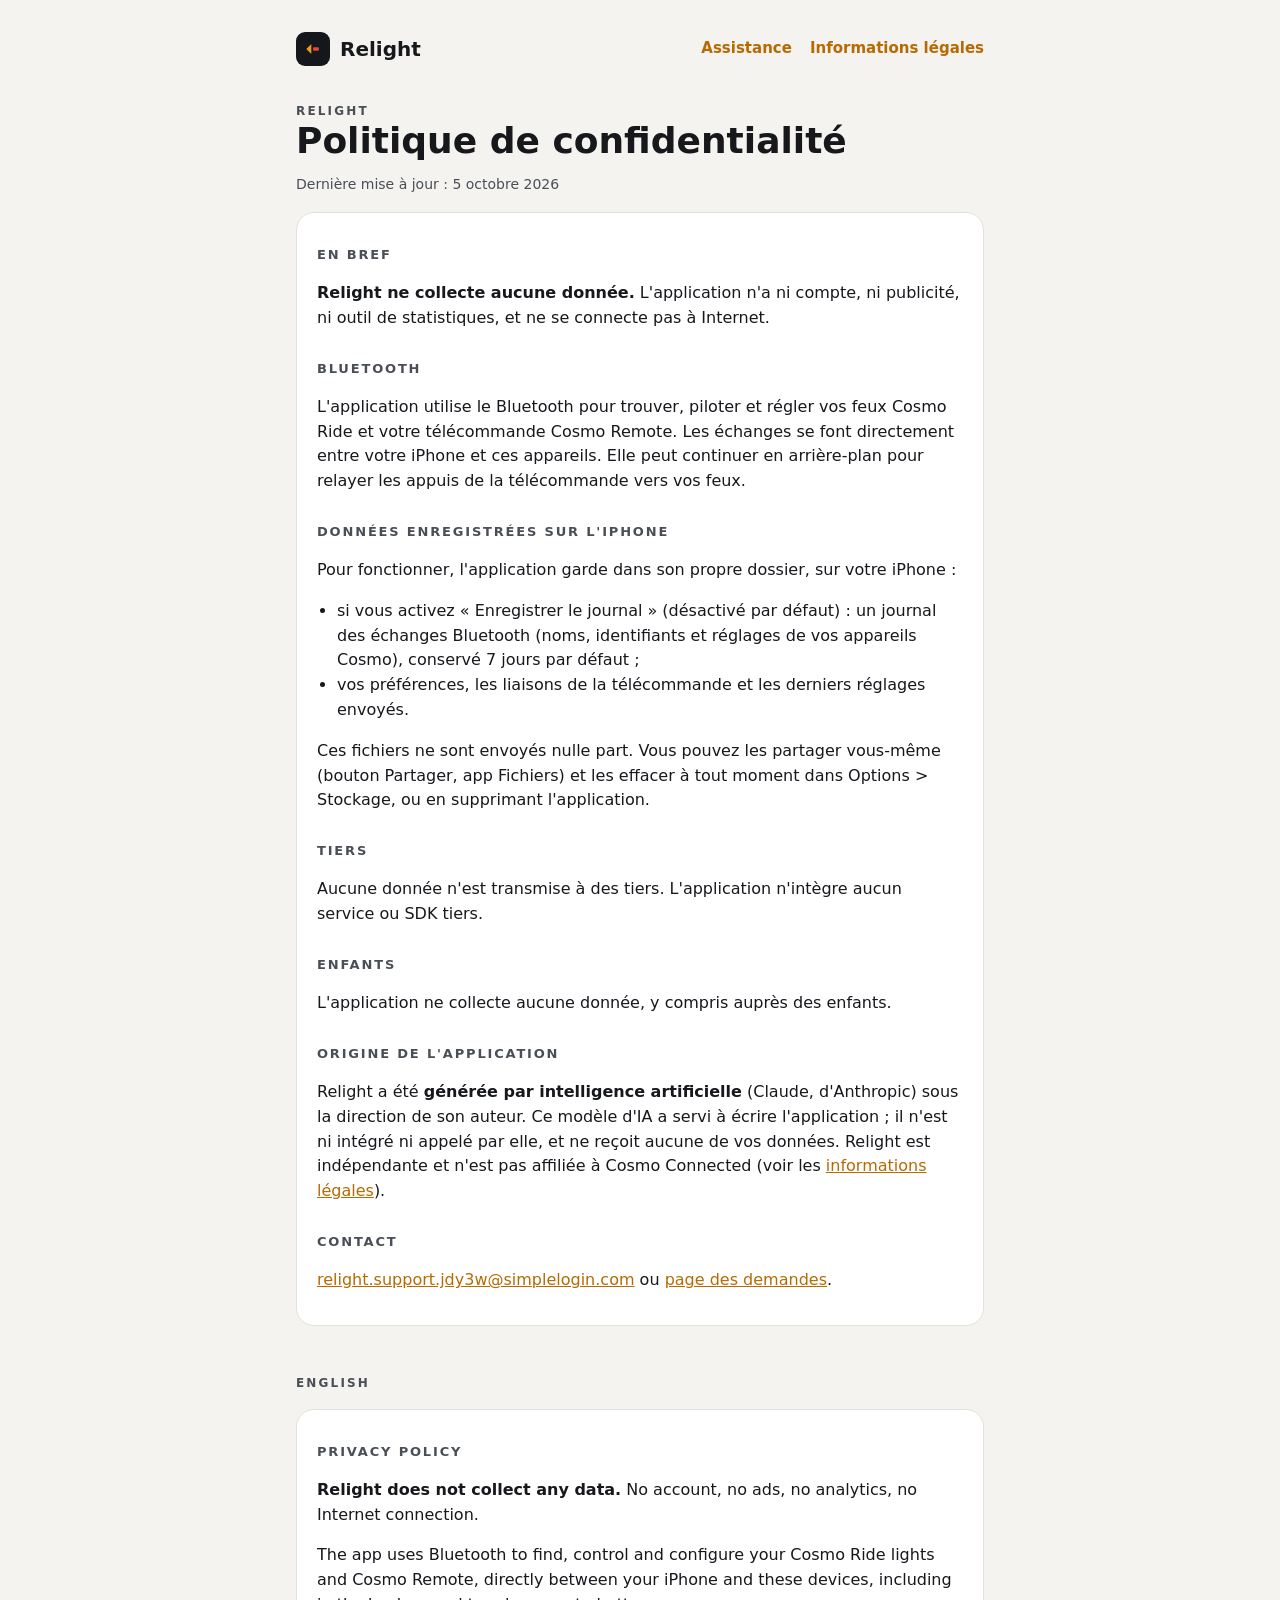
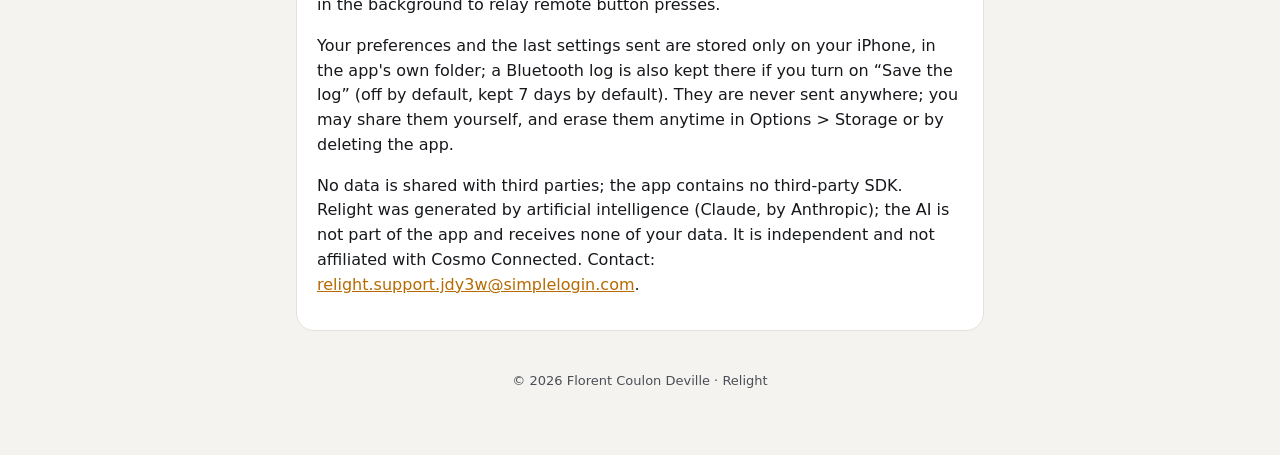
<file: confidentialite.html>
<!doctype html>
<html lang="fr">
<head>
<meta charset="utf-8">
<meta name="viewport" content="width=device-width, initial-scale=1">
<title>Relight · Confidentialité</title>
<link rel="stylesheet" href="style.css">
</head>
<body>
<main>
  <nav>
    <a class="logo" href="./"><span aria-hidden="true"><svg viewBox="0 0 24 24" width="20" height="20"><path d="M10 6L4 12l6 6z" fill="#F29A1C"/><rect x="12" y="10" width="7" height="4" rx="1" fill="#E5483A"/></svg></span>Relight</a>
    <a href="./#assistance">Assistance</a>
    <a href="./#legal">Informations légales</a>
  </nav>

  <div class="sur">Relight</div>
  <h1>Politique de confidentialité</h1>
  <p class="doux">Dernière mise à jour : 5 octobre 2026</p>

  <section>
    <h2>En bref</h2>
    <p><strong>Relight ne collecte aucune donnée.</strong> L'application n'a ni compte, ni publicité,
      ni outil de statistiques, et ne se connecte pas à Internet.</p>

    <h2>Bluetooth</h2>
    <p>L'application utilise le Bluetooth pour trouver, piloter et régler vos feux Cosmo Ride et votre
      télécommande Cosmo Remote. Les échanges se font directement entre votre iPhone et ces appareils.
      Elle peut continuer en arrière-plan pour relayer les appuis de la télécommande vers vos feux.</p>

    <h2>Données enregistrées sur l'iPhone</h2>
    <p>Pour fonctionner, l'application garde dans son propre dossier, sur votre iPhone :</p>
    <ul>
      <li>si vous activez « Enregistrer le journal » (désactivé par défaut) : un journal des échanges Bluetooth
        (noms, identifiants et réglages de vos appareils Cosmo), conservé 7 jours par défaut ;</li>
      <li>vos préférences, les liaisons de la télécommande et les derniers réglages envoyés.</li>
    </ul>
    <p>Ces fichiers ne sont envoyés nulle part. Vous pouvez les partager vous-même (bouton Partager,
      app Fichiers) et les effacer à tout moment dans Options &gt; Stockage, ou en supprimant l'application.</p>

    <h2>Tiers</h2>
    <p>Aucune donnée n'est transmise à des tiers. L'application n'intègre aucun service ou SDK tiers.</p>

    <h2>Enfants</h2>
    <p>L'application ne collecte aucune donnée, y compris auprès des enfants.</p>

    <h2>Origine de l'application</h2>
    <p>Relight a été <strong>générée par intelligence artificielle</strong> (Claude, d'Anthropic) sous la direction de son
      auteur. Ce modèle d'IA a servi à écrire l'application ; il n'est ni intégré ni appelé par elle, et ne reçoit aucune
      de vos données. Relight est indépendante et n'est pas affiliée à Cosmo Connected (voir les
      <a href="./#legal">informations légales</a>).</p>

    <h2>Contact</h2>
    <p><a href="mailto:relight.support.jdy3w@simplelogin.com">relight.support.jdy3w@simplelogin.com</a> ou
      <a href="https://github.com/Artenola/relight-site/issues">page des demandes</a>.</p>
  </section>

  <div class="sur" style="margin-top: 48px" id="en">English</div>
  <section lang="en">
    <h2>Privacy policy</h2>
    <p><strong>Relight does not collect any data.</strong> No account, no ads, no analytics, no Internet connection.</p>
    <p>The app uses Bluetooth to find, control and configure your Cosmo Ride lights and Cosmo Remote, directly
      between your iPhone and these devices, including in the background to relay remote button presses.</p>
    <p>Your preferences and the last settings sent are stored only on your iPhone, in the app's own folder; a
      Bluetooth log is also kept there if you turn on “Save the log” (off by default, kept 7 days by default). They are
      never sent anywhere; you may share them yourself, and erase them anytime in Options &gt; Storage or by deleting the app.</p>
    <p>No data is shared with third parties; the app contains no third-party SDK. Relight was generated by artificial
      intelligence (Claude, by Anthropic); the AI is not part of the app and receives none of your data. It is independent
      and not affiliated with Cosmo Connected. Contact: <a href="mailto:relight.support.jdy3w@simplelogin.com">relight.support.jdy3w@simplelogin.com</a>.</p>
  </section>

  <footer>© 2026 Florent Coulon Deville · Relight</footer>
</main>
</body>
</html>
</file>
<file: style.css>
/* Relight : site public (assistance, confidentialité, informations légales). Clair ou sombre selon l'appareil. */
:root {
  --fond: #F4F3EF; --carte: #FFFFFF; --bord: #E3E1DB; --texte: #16181C; --texte2: #4A4F57;
  --accent: #B76A00; --signal: #F29A1C; --rouge: #E5483A;
  color-scheme: light;
}
@media (prefers-color-scheme: dark) {
  :root { --fond: #0F1115; --carte: #171A1F; --bord: #2C313A; --texte: #ECEEF2; --texte2: #A7ACB4; --accent: #FFAB2E; color-scheme: dark; }
}
* { box-sizing: border-box; }
body { margin: 0; background: var(--fond); color: var(--texte); font: 16px/1.55 -apple-system, BlinkMacSystemFont, "Segoe UI", system-ui, sans-serif; }
main { max-width: 720px; margin: 0 auto; padding: 32px 16px 64px; }
a { color: var(--accent); }
nav { display: flex; flex-wrap: wrap; align-items: center; gap: 8px 18px; margin-bottom: 36px; }
nav .logo { display: flex; align-items: center; gap: 10px; font-weight: 700; font-size: 20px; text-decoration: none; color: var(--texte); margin-right: auto; }
nav .logo span { width: 34px; height: 34px; border-radius: 9px; background: #14171C; display: flex; align-items: center; justify-content: center; }
nav a:not(.logo) { font-size: 15px; font-weight: 600; text-decoration: none; }
h1 { font-size: 36px; line-height: 1.1; margin: 0 0 8px; }
.sur { font-size: 12px; font-weight: 600; letter-spacing: .18em; text-transform: uppercase; color: var(--texte2); }
h2 { font-size: 13px; letter-spacing: .14em; text-transform: uppercase; color: var(--texte2); margin: 28px 0 8px; }
section { background: var(--carte); border: 1px solid var(--bord); border-radius: 18px; padding: 4px 20px 16px; margin-top: 16px; }
.doux { color: var(--texte2); font-size: 14px; }
.ia { display: flex; gap: 12px; align-items: flex-start; border-left: 4px solid var(--signal); }
.ia b { display: block; }
.bouton { display: inline-block; margin: 6px 8px 0 0; padding: 10px 16px; border-radius: 22px; background: var(--signal); color: #1A1204;
          font-weight: 700; text-decoration: none; }
.bouton.second { background: transparent; color: var(--texte); border: 1px solid var(--bord); }
footer { margin-top: 40px; font-size: 13px; color: var(--texte2); text-align: center; }
ul { padding-left: 20px; }
</file>
